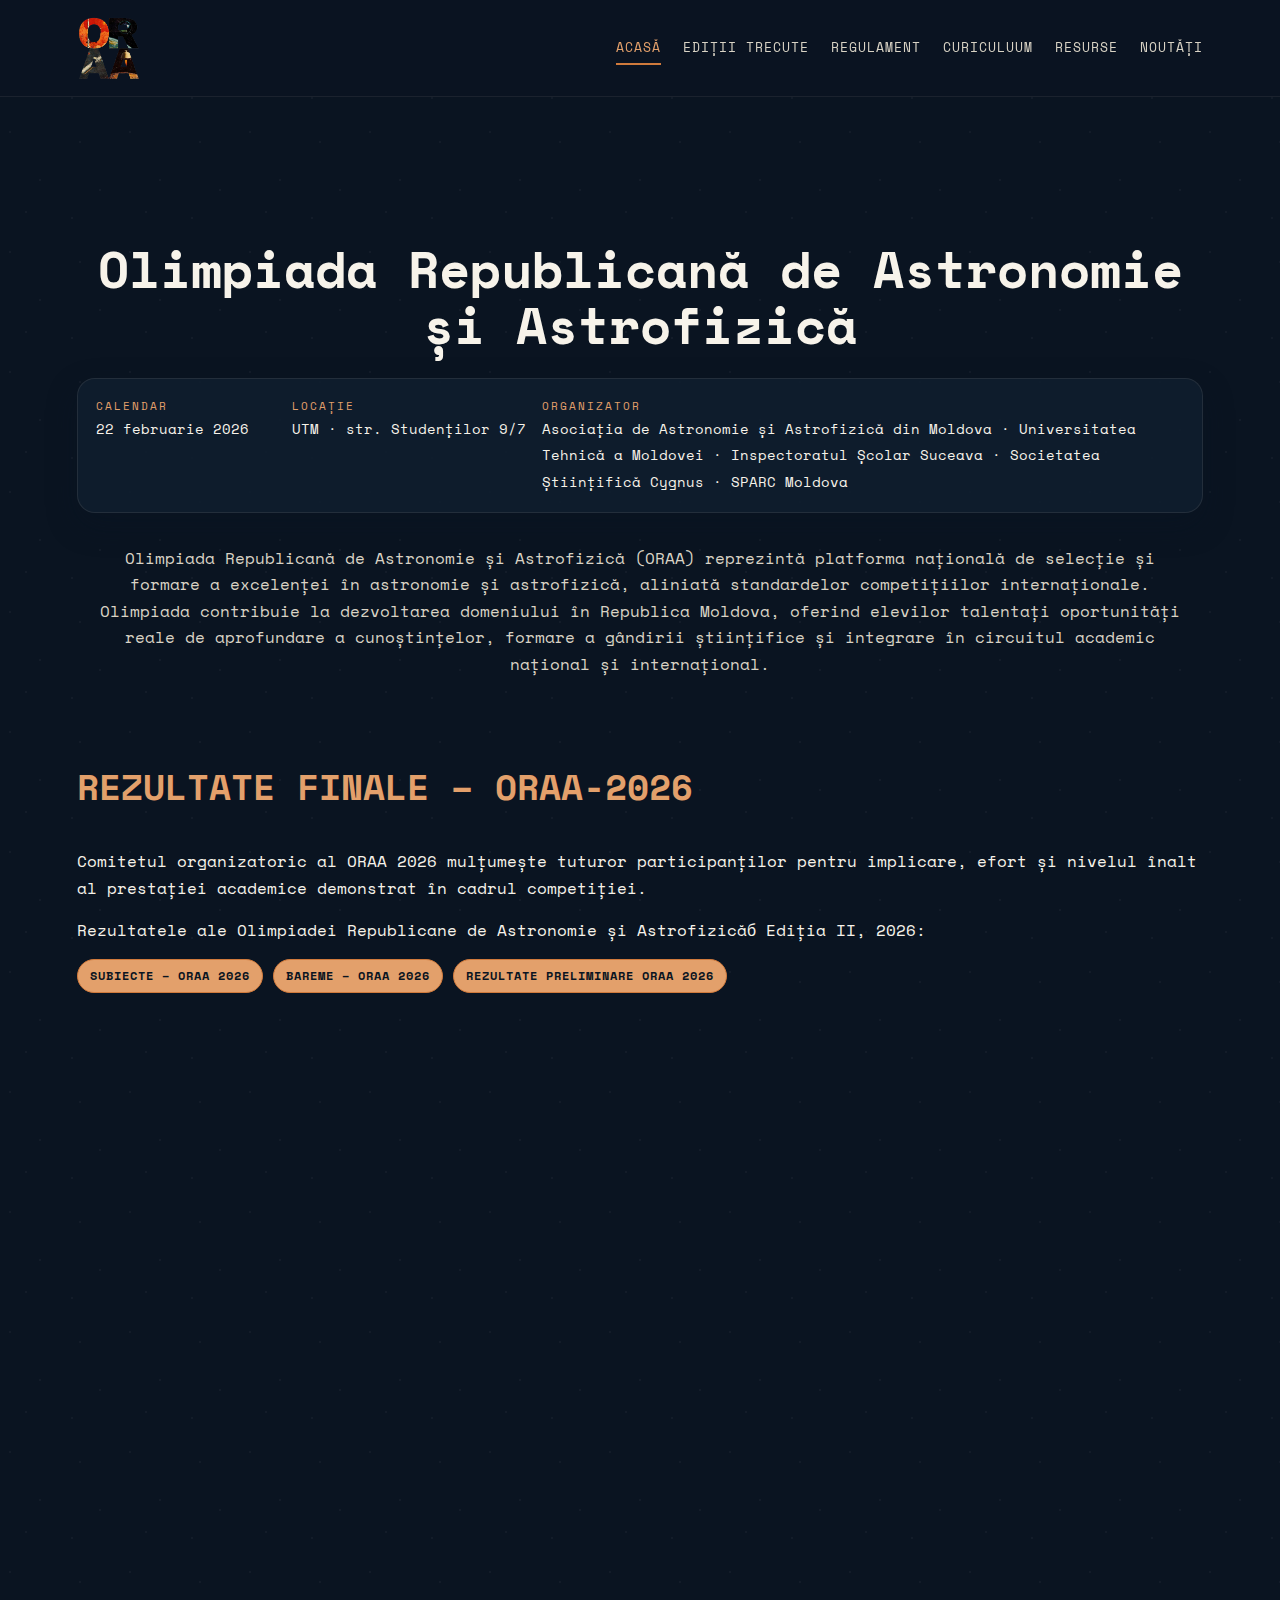
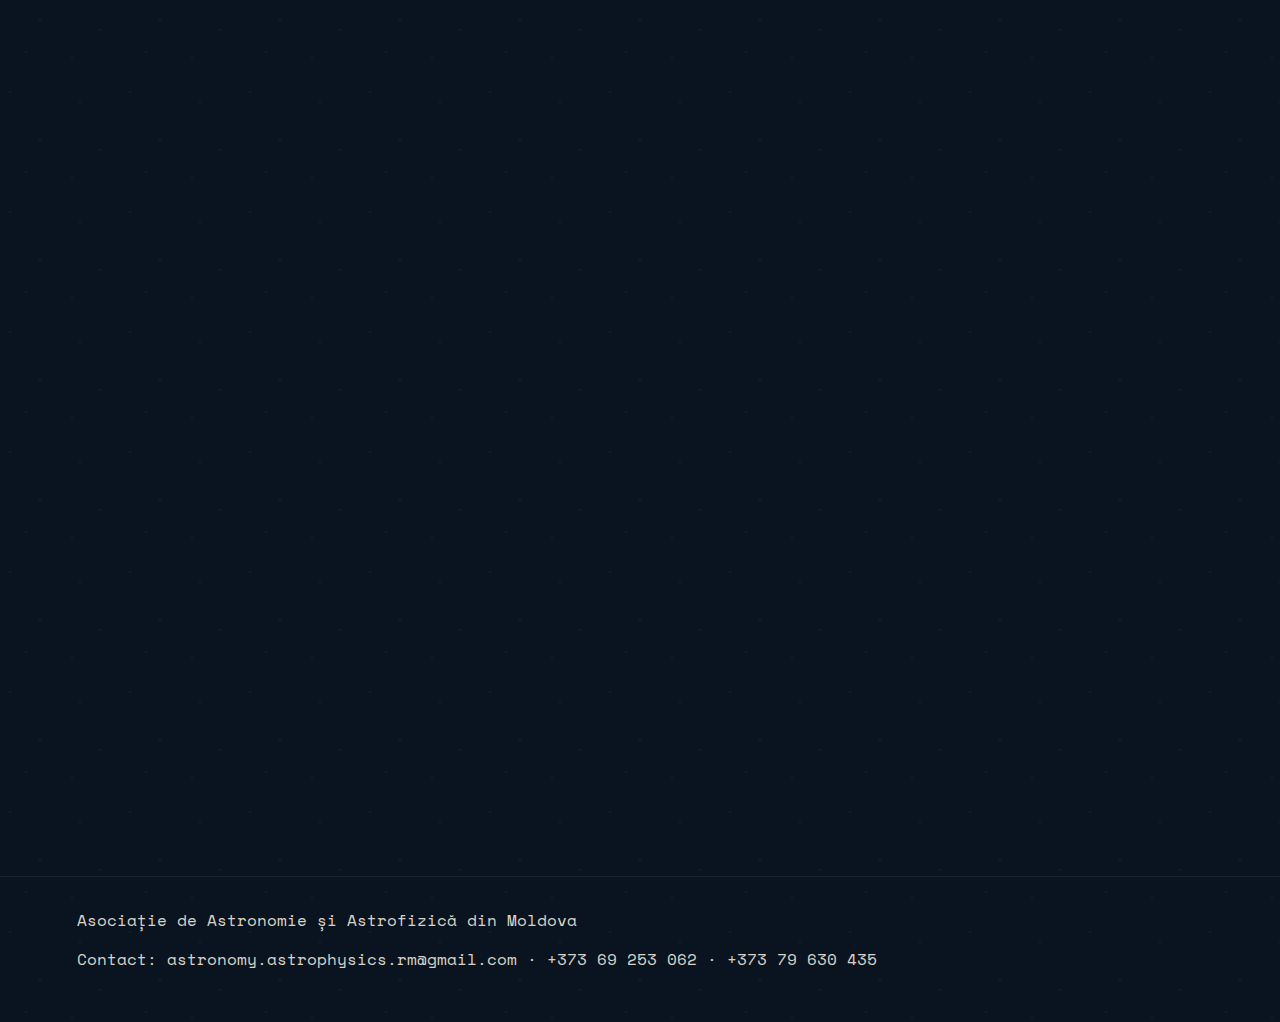
<file: index.html>
<!doctype html>
<html lang="ro">
  <head>
    <!-- Google tag (gtag.js) -->
    <script async src="https://www.googletagmanager.com/gtag/js?id=G-K4LVP1Q33T"></script>
    <script>
      window.dataLayer = window.dataLayer || [];
      function gtag(){dataLayer.push(arguments);}
      gtag('js', new Date());

      gtag('config', 'G-K4LVP1Q33T');
    </script>

    <meta charset="utf-8" />
    <meta name="viewport" content="width=device-width, initial-scale=1" />

    <title>ORAA – Olimpiada Republicană de Astronomie și Astrofizică</title>

    <meta
      name="description"
      content="Site-ul oficial ORAA. Olimpiada Republicană de Astronomie și Astrofizică – Ediția 2. Calendar, regulament, curiculuum și noutăți."
    />
    <meta
      name="keywords"
      content="ORAA, olimpiada astronomie, astrofizică, astronomie, elevi, Republica Moldova"
    />
    <meta name="author" content="ORAA" />
    <meta name="robots" content="index, follow" />
    <meta name="referrer" content="strict-origin-when-cross-origin" />
    <meta name="theme-color" content="#0a1421" />

    <link rel="canonical" href="https://oraa2026.space/" />

    <meta property="og:type" content="website" />
    <meta
      property=":title"
      content="ORAA – Olimpiada Republicană de Astronomie și Astrofizică"
    />
    <meta
      property=":description"
      content="Site-ul oficial ORAA. Olimpiada Republicană de Astronomie și Astrofizică – Ediția 2."
    />
    <meta property="og:url" content="https://oraa2026.space/" />
    <meta property="og:image" content="https://oraa2026.space/logoORRA.png" />
    <meta property="og:site_name" content="ORAA" />
    <meta property="og:locale" content="ro_MD" />

    <meta name="twitter:card" content="summary_large_image" />
    <meta
      name="twitter:title"
      content="ORAA – Olimpiada Republicană de Astronomie și Astrofizică"
    />
    <meta
      name="twitter:description"
      content="Calendar, regulament, curiculuum și noutăți pentru ORAA."
    />
    <meta name="twitter:image" content="https://oraa2026.space/logoORRA.png" />

    <link rel="icon" href="logoORRA.png" type="image/png" />
    <link rel="stylesheet" href="style.css" />
    <script defer src="script.js"></script>

    <script type="application/ld+json">
      {
        "@context": "https://schema.org",
        "@type": "Organization",
        "name": "ORAA",
        "url": "https://oraa2026.space/",
        "logo": "https://oraa2026.space/logoORRA.png",
        "sameAs": []
      }
    </script>

    <script type="application/ld+json">
      {
        "@context": "https://schema.org",
        "@type": "WebSite",
        "name": "ORAA",
        "url": "https://oraa2026.space/"
      }
    </script>
  </head>

  <body>
    <header class="site-header">
      <a class="logo" href="index.html" aria-label="ORAA acasă">
        <img class="logo-img" src="logoORRA.png" alt="ORAA" />
      </a>

      <button class="menu-toggle" aria-expanded="false" aria-controls="site-nav">
        <span class="menu-bar"></span>
        <span class="menu-bar"></span>
        <span class="menu-bar"></span>
      </button>

      <nav id="site-nav" class="site-nav">
        <a class="nav-link active" href="index.html">Acasă</a>
        <a class="nav-link" href="editii-trecute.html">Ediții trecute</a>
        <a class="nav-link" href="regulament.html">Regulament</a>
        <a class="nav-link" href="curiculuum.html">Curiculuum</a>
        <a class="nav-link" href="resurse.html">Resurse</a>
        <a class="nav-link" href="noutati.html">Noutăți</a>
      </nav>
    </header>

    <main>
      <section class="hero">
        <div class="hero-content">
          <h1 class="hero-title">
            Olimpiada Republicană de Astronomie și Astrofizică
          </h1>

          <div class="hero-meta">
            <div>
              <span class="meta-label">Calendar</span>
              <span class="meta-value">22 februarie 2026</span>
            </div>

            <div>
              <span class="meta-label">Locație</span>
              <span class="meta-value">UTM · str. Studenților 9/7</span>
            </div>

            <div>
              <span class="meta-label">Organizator</span>
              <span class="meta-value">
                Asociația de Astronomie și Astrofizică din Moldova ·
                Universitatea Tehnică a Moldovei · Inspectoratul Școlar Suceava ·
                Societatea Științifică Cygnus · SPARC Moldova
              </span>
            </div>
          </div>

          <p class="hero-description">
            Olimpiada Republicană de Astronomie și Astrofizică (ORAA) reprezintă
            platforma națională de selecție și formare a excelenței în astronomie
            și astrofizică, aliniată standardelor competițiilor internaționale.
            Olimpiada contribuie la dezvoltarea domeniului în Republica Moldova,
            oferind elevilor talentați oportunități reale de aprofundare a
            cunoștințelor, formare a gândirii științifice și integrare în circuitul
            academic național și internațional.
          </p>
        </div>
      </section>

      <!-- START DOCUMENTE ORAA 2026 -->
      <section class="section announcement">
        <div class="section-header">
          <h2>REZULTATE FINALE – ORAA-2026</h2>
        </div>
<p>
  Comitetul organizatoric al ORAA 2026 mulțumește tuturor participanților pentru implicare,
  efort și nivelul înalt al prestației academice demonstrat în cadrul competiției.
</p>
          <p>
            Rezultatele ale Olimpiadei Republicane de Astronomie și Astrofizicăб Ediția II, 2026:
        </p>

         <div class="news-links">
          <a
            href="https://drive.google.com/drive/folders/1ixvwFygia5ELFv6bE6n1QhV6VHujjBUp?usp=sharing"
            target="_blank"
            rel="noopener"
            class="news-link-btn"
          >
            Subiecte – ORAA 2026
          </a>

          <a
            href="https://drive.google.com/drive/folders/1sRiSSzx5_zNDKLLWyJbNGwHzPNqrjtN1?usp=sharing"
            target="_blank"
            rel="noopener"
            class="news-link-btn"
          >
            Bareme – ORAA 2026
          </a>

          <a
            href="https://drive.google.com/drive/folders/1h_DrxLtWdNmfr53ABtd8JGsP1Y8g98iX?usp=sharing"
            target="_blank"
            rel="noopener"
            class="news-link-btn"
          >
            Rezultate preliminare ORAA 2026
          </a>
        </div>
      </section>
      <!-- END DOCUMENTE ORAA 2026 -->

      <section class="section">
        <div class="probes-header">
          <div class="probes-text">
            <h2>Probe oficiale</h2>
            <p>
              Evaluarea în cadrul Olimpiadei Republicane de Astronomie și
              Astrofizică se desfășoară prin probe distincte, concepute pentru a
              verifica nivelul de cunoștințe teoretice, competențele practice și
              capacitatea de analiză științifică a participanților, în
              conformitate cu standardele competițiilor internaționale de profil.
            </p>
          </div>

          <div class="intro-logo">
            <img src="logoORRA.png" alt="ORAA logo" />
          </div>
        </div>

        <div class="card-grid">
          <article class="info-card">
            <h3>Proba teoretică</h3>
            <p>
              Proba teoretică evaluează cunoștințele fundamentale de astronomie și
              astrofizică, punând accent pe raționamentul logic și aplicarea
              conceptelor teoretice în rezolvarea unor probleme cu caracter
              astronomic și astrofizic.
            </p>
          </article>

          <article class="info-card">
            <h3>Proba practică</h3>
            <p>
              Proba practică vizează verificarea competențelor aplicative ale
              participanților, incluzând recunoașterea obiectelor cerești pe
              harta cerului, orientarea pe sfera cerească și utilizarea noțiunilor
              fundamentale necesare interpretării fenomenelor astronomice.
            </p>
          </article>

          <article class="info-card">
            <h3>Analiza de date</h3>
            <p>
              Această probă evaluează capacitatea de analiză și interpretare a
              datelor astronomice, precum și abilitatea de a extrage informații
              relevante și de a formula concluzii pe baza raționamentului
              științific.
            </p>
          </article>
        </div>
      </section>

      <section class="section">
        <div class="section-header">
          <h2>Noutăți recente</h2>
          <p>
            Informații oficiale privind organizarea și desfășurarea Olimpiadei
            Republicane de Astronomie și Astrofizică.
          </p>
        </div>

        <div class="news-grid">
          <article class="news-card">
            <span class="news-date">20 ianuarie 2026</span>
            <h3>Publicarea tematicilor obligatorii</h3>
            <p>
              Curriculumul oficial al Olimpiadei Republicane de Astronomie și
              Astrofizică a fost actualizat și publicat, reflectând
              conținuturile necesare pentru pregătirea probelor competiției.
            </p>
          </article>

          <article class="news-card">
            <span class="news-date">21 ianuarie 2026</span>
            <h3>Deschiderea înscrierilor</h3>
            <p>
              Înscrierea participanților este deschisă. Elevii se pot înscrie
              individual, iar instituțiile de învățământ pot transmite datele
              necesare conform procedurii stabilite.
            </p>

            <div class="news-links">
              <a
                href="https://docs.google.com/forms/d/e/1FAIpQLScSw8GI_zcCDUQt4zqgVTFbHdwh8sqMk3UcLwHhujvy923P6A/viewform"
                target="_blank"
                rel="noopener"
                class="news-link-btn"
              >
                Formular elevi
              </a>
              <a
                href="https://docs.google.com/document/d/10A5RnCJIBR1ZjbLxtvUZiZ08v9rZX9jB/edit"
                target="_blank"
                rel="noopener"
                class="news-link-btn"
              >
                Formular instituții
              </a>
            </div>
          </article>

          <article class="news-card">
            <span class="news-date">22 februarie 2026</span>
            <h3>Locația și desfășurarea olimpiadei</h3>
            <p>
              Olimpiada Republicană de Astronomie și Astrofizică se va desfășura
              în data de 22 februarie 2026, în incinta Universității Tehnice a
              Moldovei, str. Studenților 9/7, municipiul Chișinău, cu începere de
              la ora 08:00.
            </p>
          </article>
        </div>
      </section>
    </main>

    <footer class="site-footer">
      <div>
        Asociație de Astronomie și Astrofizică din Moldova
      </div>
      <div>
        Contact:
        <a href="mailto:astronomy.astrophysics.rm@gmail.com">
          astronomy.astrophysics.rm@gmail.com
        </a>
        ·
        <a href="tel:+37369253062">+373 69 253 062</a>
        ·
        <a href="tel:+37379630435">+373 79 630 435</a>
      </div>
    </footer>
  </body>
</html>
</file>
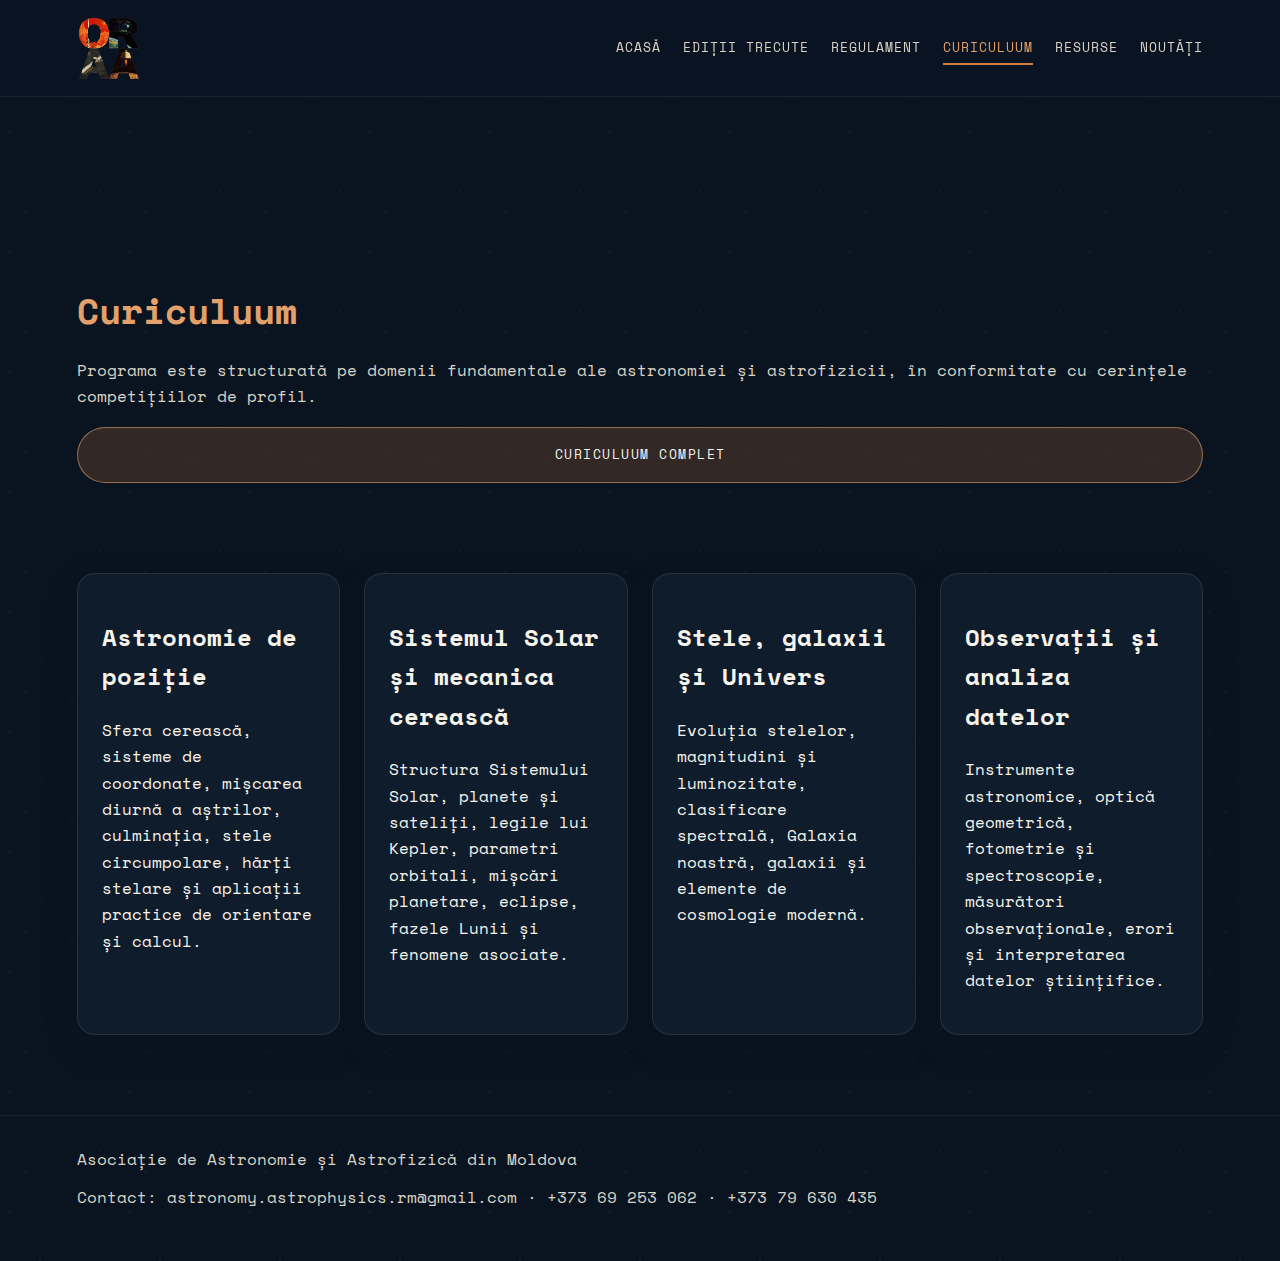
<file: curiculuum.html>
<!doctype html>
<html lang="ro">
  <head>
    <meta charset="utf-8" />
    <meta name="viewport" content="width=device-width, initial-scale=1" />
    <title>ORAA – Curriculum</title>

    <meta
      name="description"
      content="Curriculum ORAA: astronomie de poziție, sistemul solar, stele și galaxii, observații astronomice."
    />
    <meta
      name="keywords"
      content="ORAA, curriculum, astronomie, astrofizică, olimpiadă"
    />
    <meta name="author" content="ORAA" />
    <meta name="robots" content="index, follow" />
    <meta name="referrer" content="strict-origin-when-cross-origin" />
    <meta name="theme-color" content="#0a1421" />

    <link rel="canonical" href="https://oraa2026.space/curiculuum.html" />

    <meta property="og:type" content="website" />
    <meta property="og:title" content="ORAA – Curriculum" />
    <meta
      property="og:description"
      content="Programa oficială ORAA, structurată pe domenii fundamentale ale astronomiei și astrofizicii."
    />
    <meta property="og:url" content="https://oraa2026.space/curiculuum.html" />
    <meta property="og:image" content="https://oraa2026.space/logoORRA.png" />
    <meta property="og:site_name" content="ORAA" />
    <meta property="og:locale" content="ro_MD" />

    <meta name="twitter:card" content="summary_large_image" />
    <meta name="twitter:title" content="ORAA – Curriculum" />
    <meta
      name="twitter:description"
      content="Programa oficială ORAA pentru Olimpiada Republicană de Astronomie și Astrofizică."
    />
    <meta name="twitter:image" content="https://oraa2026.space/logoORRA.png" />

    <link rel="icon" href="logoORRA.png" type="image/png" />
    <link rel="stylesheet" href="style.css" />
    <script defer src="script.js"></script>

    <script type="application/ld+json">
      {
        "@context": "https://schema.org",
        "@type": "WebPage",
        "name": "ORAA – Curriculum",
        "url": "https://oraa2026.space/curiculuum.html"
      }
    </script>
  </head>

  <body>
    <header class="site-header">
      <a class="logo" href="index.html" aria-label="ORAA acasă">
        <img class="logo-img" src="logoORRA.png" alt="ORAA" />
      </a>

      <button class="menu-toggle" aria-expanded="false" aria-controls="site-nav">
        <span class="menu-bar"></span>
        <span class="menu-bar"></span>
        <span class="menu-bar"></span>
      </button>

      <nav id="site-nav" class="site-nav">
        <a class="nav-link" href="index.html">Acasă</a>
        <a class="nav-link" href="editii-trecute.html">Ediții trecute</a>
        <a class="nav-link" href="regulament.html">Regulament</a>
        <a class="nav-link active" href="curiculuum.html">Curiculuum</a>
        <a class="nav-link" href="resurse.html">Resurse</a>
        <a class="nav-link" href="noutati.html">Noutăți</a>
      </nav>
    </header>

    <main>
      <!-- BLOCUL MARCAT DE TINE – RĂMÂNE -->
      <section class="page-hero">
        <h1>Curiculuum</h1>
        <p>
          Programa este structurată pe domenii fundamentale ale astronomiei și
          astrofizicii, în conformitate cu cerințele competițiilor de profil.
        </p>

        <div class="cta-group">
          <a
            class="btn"
            href="https://docs.google.com/document/d/18uL0Qfo7nLnfN3zxIi5dLw1jtAjqs3KW/edit?usp=drive_link"
            target="_blank"
            rel="noopener"
          >
            Curiculuum complet
          </a>
        </div>
      </section>

      <!-- TEXTELE ACTUALIZATE -->
      <section class="section">
        <div class="card-grid">
          <article class="info-card">
            <h2>Astronomie de poziție</h2>
            <p>
              Sfera cerească, sisteme de coordonate, mișcarea diurnă a aștrilor,
              culminația, stele circumpolare, hărți stelare și aplicații practice
              de orientare și calcul.
            </p>
          </article>

          <article class="info-card">
            <h2>Sistemul Solar și mecanica cerească</h2>
            <p>
              Structura Sistemului Solar, planete și sateliți, legile lui Kepler,
              parametri orbitali, mișcări planetare, eclipse, fazele Lunii și
              fenomene asociate.
            </p>
          </article>

          <article class="info-card">
            <h2>Stele, galaxii și Univers</h2>
            <p>
              Evoluția stelelor, magnitudini și luminozitate, clasificare
              spectrală, Galaxia noastră, galaxii și elemente de cosmologie
              modernă.
            </p>
          </article>

          <article class="info-card">
            <h2>Observații și analiza datelor</h2>
            <p>
              Instrumente astronomice, opticǎ geometrică, fotometrie și
              spectroscopie, măsurători observaționale, erori și interpretarea
              datelor științifice.
            </p>
          </article>
        </div>
      </section>
    </main>

  <footer class="site-footer">
  <div>
    Asociație de Astronomie și Astrofizică din Moldova
  </div>
  <div>
    Contact:
    <a href="mailto:astronomy.astrophysics.rm@gmail.com">
      astronomy.astrophysics.rm@gmail.com
    </a>
    ·
    <a href="tel:+37369253062">+373 69 253 062</a>
    ·
    <a href="tel:+37379630435">+373 79 630 435</a>
  </div>
</footer>

</body>
</html>
</file>
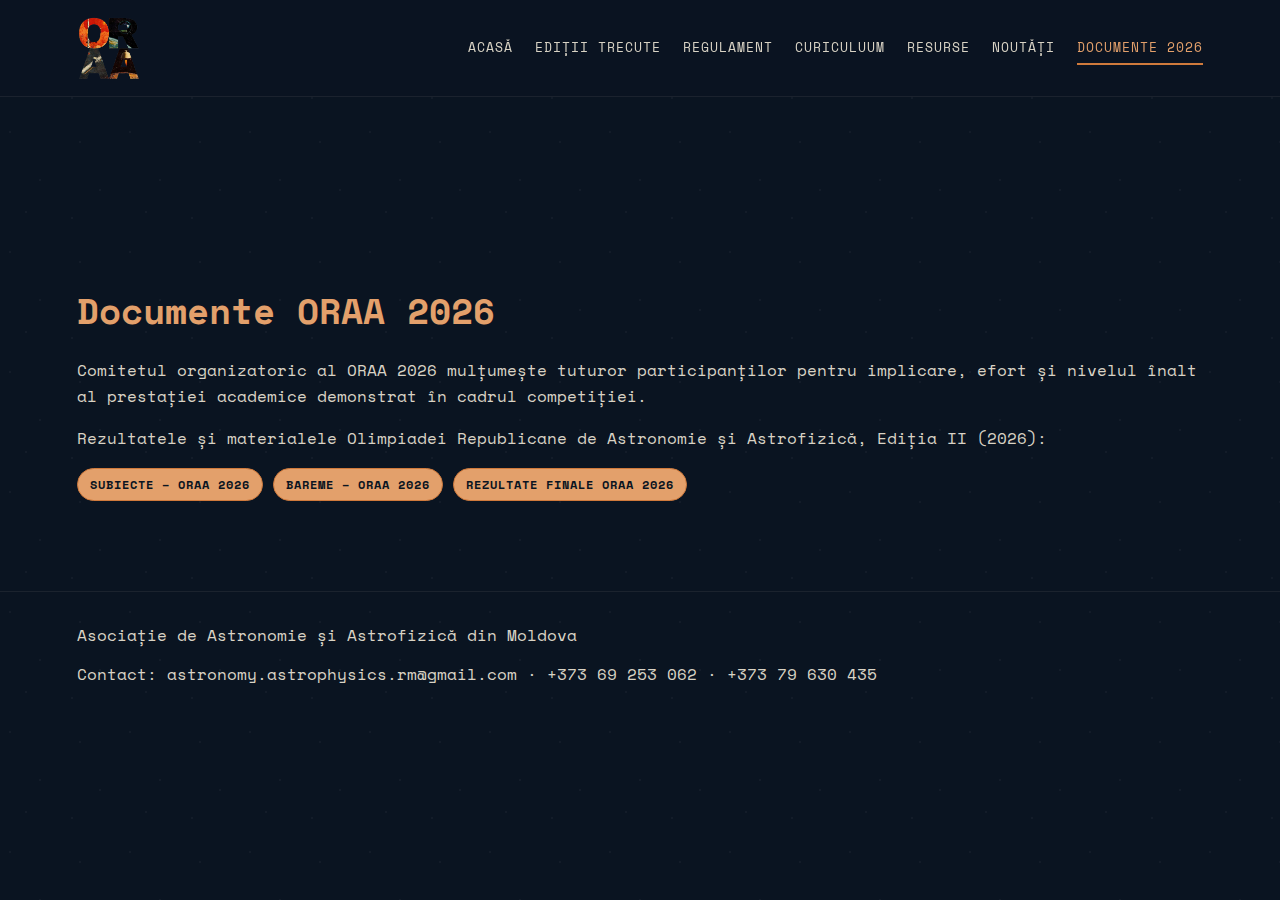
<file: documente.html>
<!doctype html>
<html lang="ro">
  <head>
    <!-- Google tag (gtag.js) -->
    <script async src="https://www.googletagmanager.com/gtag/js?id=G-K4LVP1Q33T"></script>
    <script>
      window.dataLayer = window.dataLayer || [];
      function gtag(){dataLayer.push(arguments);}
      gtag('js', new Date());
      gtag('config', 'G-K4LVP1Q33T');
    </script>

    <meta charset="utf-8" />
    <meta name="viewport" content="width=device-width, initial-scale=1" />
    <title>Documente ORAA 2026</title>

    <meta name="robots" content="index, follow" />
    <meta name="referrer" content="strict-origin-when-cross-origin" />
    <meta name="theme-color" content="#0a1421" />

    <link rel="icon" href="logoORRA.png" type="image/png" />
    <link rel="stylesheet" href="style.css" />
    <script defer src="script.js"></script>
  </head>

  <body>
    <header class="site-header">
      <a class="logo" href="index.html" aria-label="ORAA acasă">
        <img class="logo-img" src="logoORRA.png" alt="ORAA" />
      </a>

      <button class="menu-toggle" aria-expanded="false" aria-controls="site-nav">
        <span class="menu-bar"></span>
        <span class="menu-bar"></span>
        <span class="menu-bar"></span>
      </button>

      <nav id="site-nav" class="site-nav">
        <a class="nav-link" href="index.html">Acasă</a>
        <a class="nav-link" href="editii-trecute.html">Ediții trecute</a>
        <a class="nav-link" href="regulament.html">Regulament</a>
        <a class="nav-link" href="curiculuum.html">Curiculuum</a>
        <a class="nav-link" href="resurse.html">Resurse</a>
        <a class="nav-link" href="noutati.html">Noutăți</a>
        <a class="nav-link active" href="documente.html">Documente 2026</a>
      </nav>
    </header>

    <main>
      <section class="page-hero">
        <h1>Documente ORAA 2026</h1>
        <p>
          Comitetul organizatoric al ORAA 2026 mulțumește tuturor participanților pentru implicare,
          efort și nivelul înalt al prestației academice demonstrat în cadrul competiției.
        </p>
        <p>
          Rezultatele și materialele Olimpiadei Republicane de Astronomie și Astrofizică, Ediția II (2026):
        </p>

        <div class="news-links">
          <a
            href="https://drive.google.com/drive/folders/1ixvwFygia5ELFv6bE6n1QhV6VHujjBUp?usp=sharing"
            target="_blank"
            rel="noopener"
            class="news-link-btn"
          >
            Subiecte – ORAA 2026
          </a>

          <a
            href="https://drive.google.com/drive/folders/1sRiSSzx5_zNDKLLWyJbNGwHzPNqrjtN1?usp=sharing"
            target="_blank"
            rel="noopener"
            class="news-link-btn"
          >
            Bareme – ORAA 2026
          </a>

          <a
            href="https://drive.google.com/drive/folders/1h_DrxLtWdNmfr53ABtd8JGsP1Y8g98iX?usp=sharing"
            target="_blank"
            rel="noopener"
            class="news-link-btn"
          >
            Rezultate finale ORAA 2026
          </a>
        </div>
      </section>
    </main>

    <footer class="site-footer">
      <div>Asociație de Astronomie și Astrofizică din Moldova</div>
      <div>
        Contact:
        <a href="mailto:astronomy.astrophysics.rm@gmail.com">astronomy.astrophysics.rm@gmail.com</a>
        · <a href="tel:+37369253062">+373 69 253 062</a>
        · <a href="tel:+37379630435">+373 79 630 435</a>
      </div>
    </footer>
  </body>
</html>
</file>
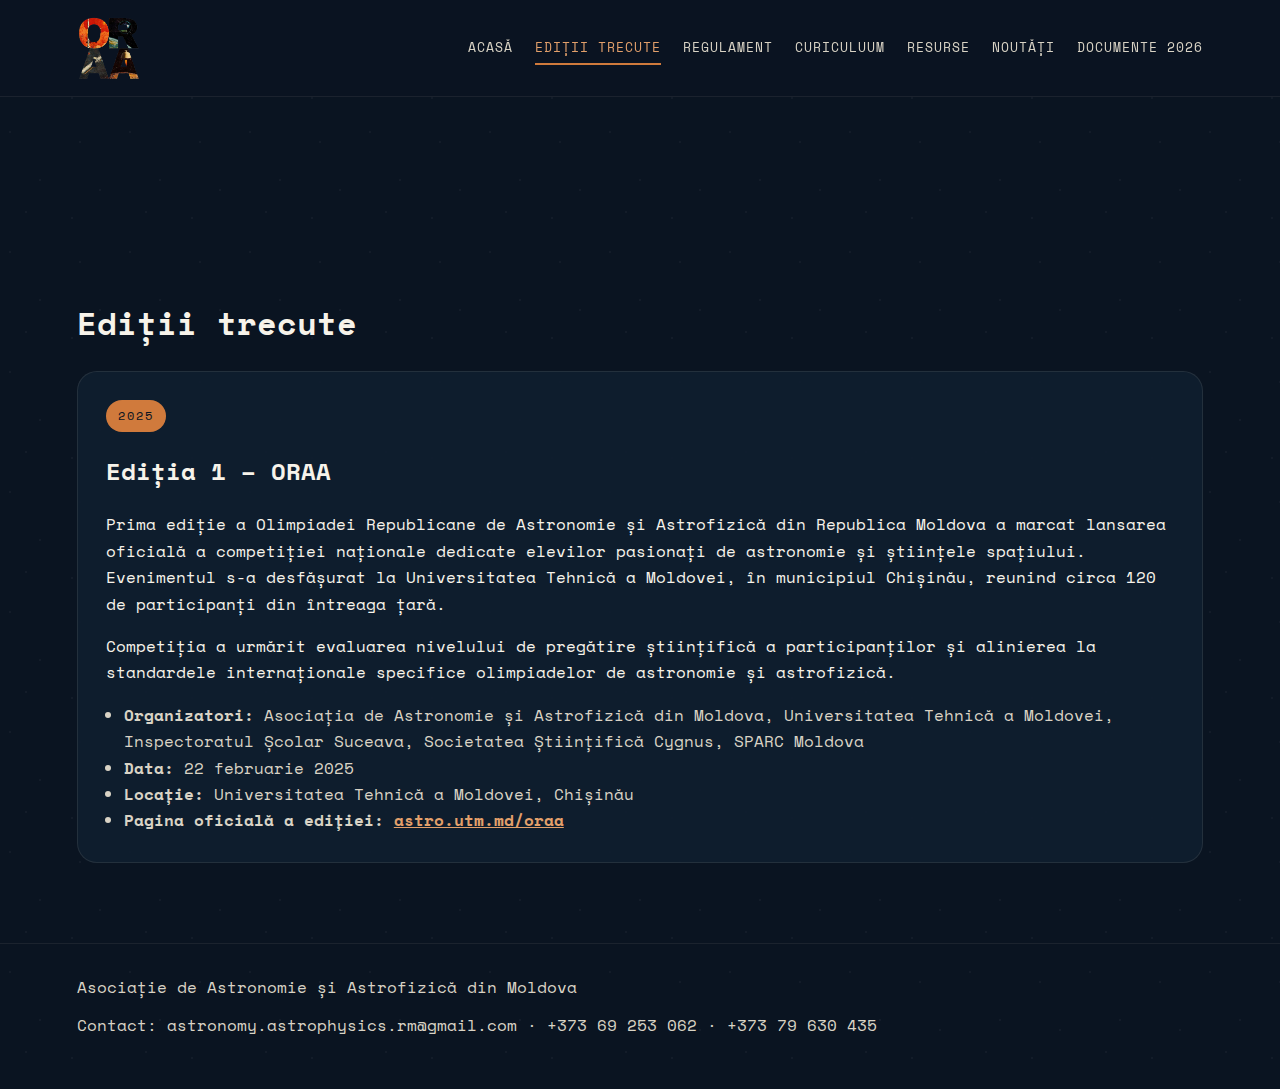
<file: editii-trecute.html>
<!doctype html>
<html lang="ro">
  <head>
    <meta charset="utf-8" />
    <meta name="viewport" content="width=device-width, initial-scale=1" />

    <title>ORAA – Ediții trecute</title>

    <meta
      name="description"
      content="Edițiile anterioare ale Olimpiadei Republicane de Astronomie și Astrofizică."
    />
    <meta
      name="keywords"
      content="ORAA, ediții trecute, olimpiada astronomie, astrofizică, Republica Moldova"
    />
    <meta name="author" content="ORAA" />
    <meta name="robots" content="index, follow" />
    <meta name="theme-color" content="#0a1421" />

    <link rel="canonical" href="https://oraa2026.space/editii-trecute.html" />

    <meta property="og:type" content="website" />
    <meta property="og:title" content="ORAA – Ediții trecute" />
    <meta
      property="og:description"
      content="Edițiile anterioare ale Olimpiadei Republicane de Astronomie și Astrofizică."
    />
    <meta property="og:url" content="https://oraa2026.space/editii-trecute.html" />
    <meta property="og:image" content="https://oraa2026.space/logoORRA.png" />
    <meta property="og:site_name" content="ORAA" />
    <meta property="og:locale" content="ro_MD" />

    <meta name="twitter:card" content="summary_large_image" />
    <meta name="twitter:title" content="ORAA – Ediții trecute" />
    <meta
      name="twitter:description"
      content="Edițiile anterioare ale Olimpiadei Republicane de Astronomie și Astrofizică."
    />
    <meta name="twitter:image" content="https://oraa2026.space/logoORRA.png" />

    <link rel="icon" href="logoORRA.png" type="image/png" />
    <link rel="stylesheet" href="style.css" />
    <script defer src="script.js"></script>
  </head>

  <body>
    <header class="site-header">
      <a class="logo" href="index.html" aria-label="ORAA acasă">
        <img class="logo-img" src="logoORRA.png" alt="ORAA" />
      </a>

      <button class="menu-toggle" aria-expanded="false" aria-controls="site-nav">
        <span class="menu-bar"></span>
        <span class="menu-bar"></span>
        <span class="menu-bar"></span>
      </button>

      <nav id="site-nav" class="site-nav">
        <a class="nav-link" href="index.html">Acasă</a>
        <a class="nav-link active" href="editii-trecute.html">Ediții trecute</a>
        <a class="nav-link" href="regulament.html">Regulament</a>
        <a class="nav-link" href="curiculuum.html">Curiculuum</a>
        <a class="nav-link" href="resurse.html">Resurse</a>
        <a class="nav-link" href="noutati.html">Noutăți</a>
        <a class="nav-link" href="documente.html">Documente 2026</a>
      </nav>
    </header>

    <main>
      <section class="section">
        <h1>Ediții trecute</h1>

        <div class="timeline">
          <article class="timeline-card">
            <span class="timeline-year">2025</span>
            <h2>Ediția 1 – ORAA</h2>

            <p>
              Prima ediție a Olimpiadei Republicane de Astronomie și Astrofizică
              din Republica Moldova a marcat lansarea oficială a competiției
              naționale dedicate elevilor pasionați de astronomie și științele
              spațiului. Evenimentul s-a desfășurat la Universitatea Tehnică a
              Moldovei, în municipiul Chișinău, reunind circa 120 de participanți
              din întreaga țară.
            </p>

            <p>
              Competiția a urmărit evaluarea nivelului de pregătire științifică
              a participanților și alinierea la standardele internaționale
              specifice olimpiadelor de astronomie și astrofizică.
            </p>

            <ul>
              <li>
                <strong>Organizatori:</strong>
                Asociația de Astronomie și Astrofizică din Moldova,
                Universitatea Tehnică a Moldovei,
                Inspectoratul Școlar Suceava,
                Societatea Științifică Cygnus,
                SPARC Moldova
              </li>
              <li><strong>Data:</strong> 22 februarie 2025</li>
              <li>
                <strong>Locație:</strong>
                Universitatea Tehnică a Moldovei, Chișinău
              </li>
              <li>
                <strong>Pagina oficială a ediției:</strong>
                <a
                  href="https://astro.utm.md/oraa/"
                  target="_blank"
                  style="color:#e3a06b; font-weight:600; text-decoration:underline;"
                >
                  astro.utm.md/oraa
                </a>
              </li>
            </ul>
          </article>
        </div>
      </section>
    </main>

    <footer class="site-footer">
      <div>
        Asociație de Astronomie și Astrofizică din Moldova
      </div>
      <div>
        Contact:
        <a href="mailto:astronomy.astrophysics.rm@gmail.com">
          astronomy.astrophysics.rm@gmail.com
        </a>
        ·
        <a href="tel:+37369253062">+373 69 253 062</a>
        ·
        <a href="tel:+37379630435">+373 79 630 435</a>
      </div>
    </footer>
  </body>
</html>
</file>
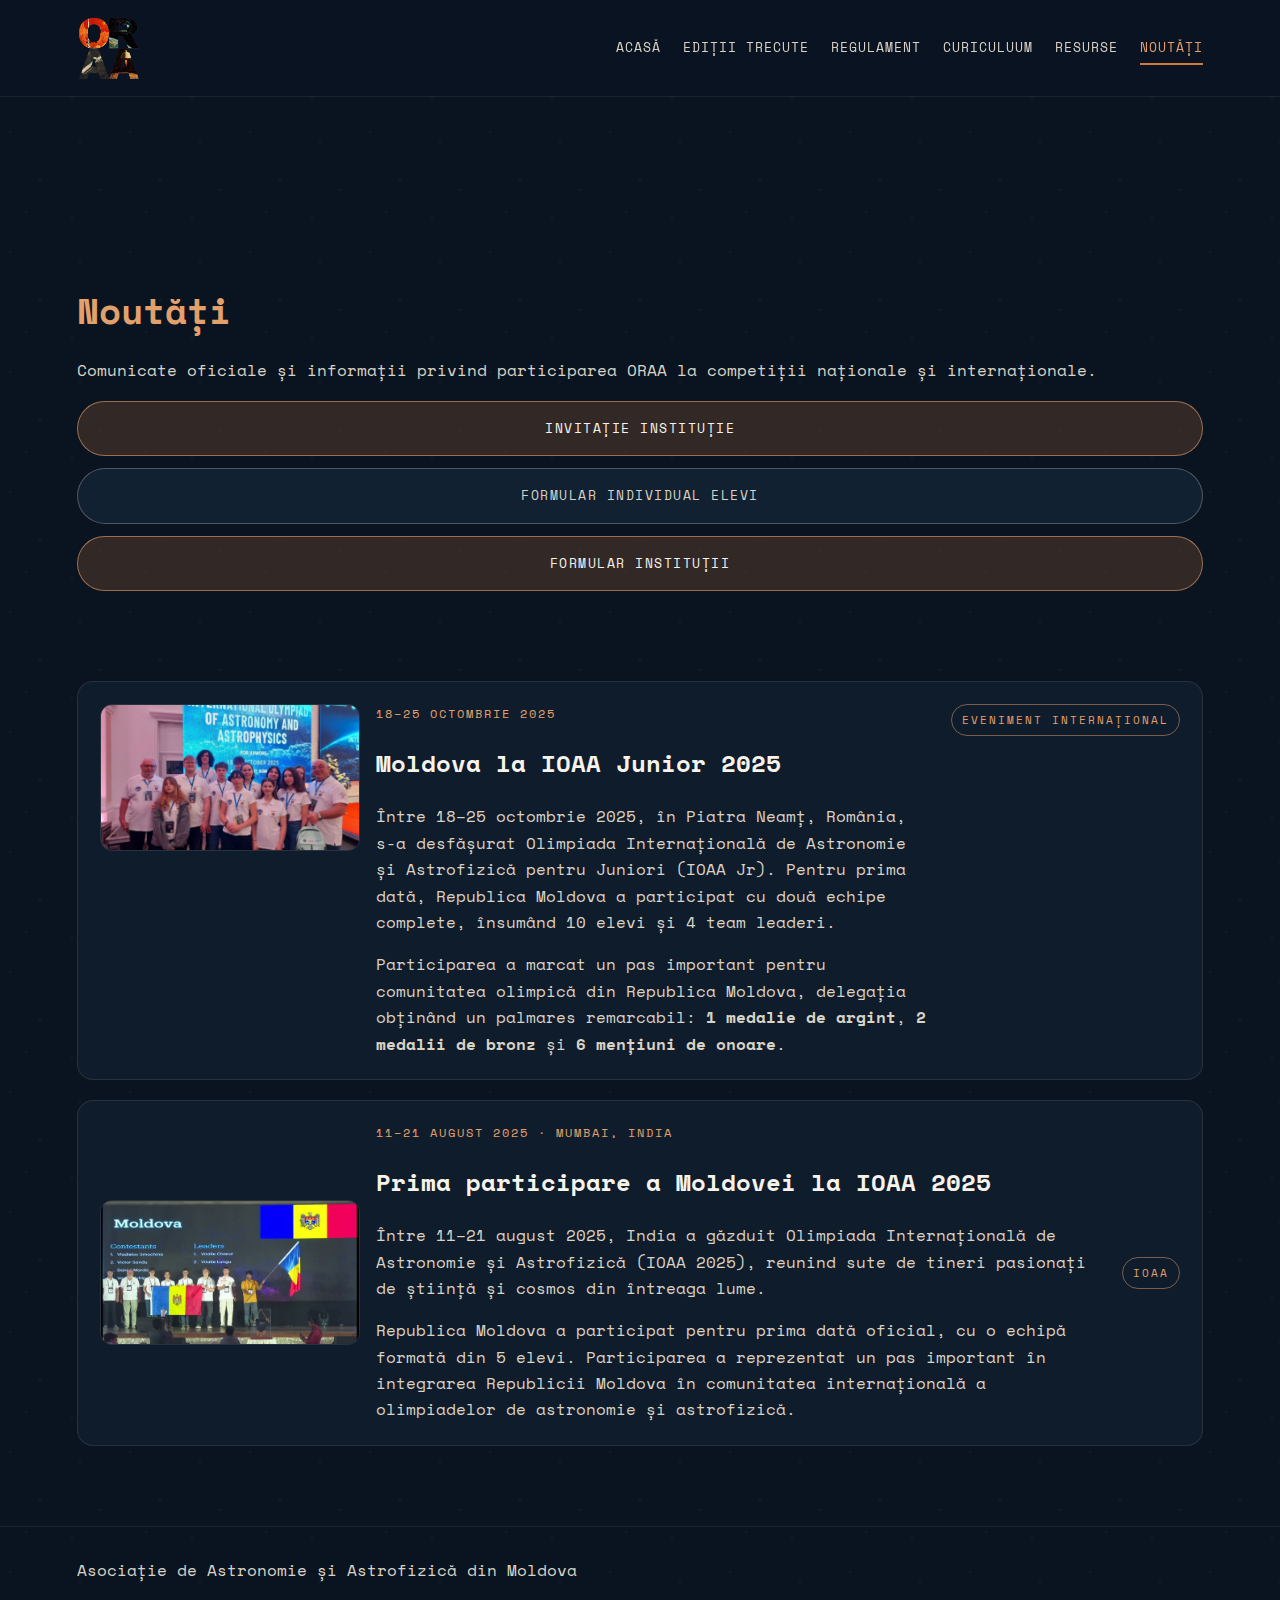
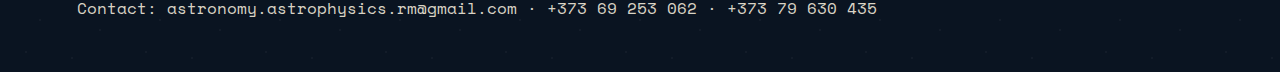
<file: noutati.html>
<!doctype html>
<html lang="ro">
  <head>
    <meta charset="utf-8" />
    <meta name="viewport" content="width=device-width, initial-scale=1" />
    <title>ORAA – Noutăți</title>

    <meta
      name="description"
      content="Noutăți ORAA: participări internaționale, invitații și informații oficiale."
    />
    <meta
      name="keywords"
      content="ORAA, noutăți, IOAA Junior, IOAA 2025, invitații, astronomie"
    />
    <meta name="author" content="ORAA" />
    <meta name="robots" content="index, follow" />
    <meta name="theme-color" content="#0a1421" />

    <link rel="canonical" href="https://oraa2026.space/noutati.html" />

    <meta property="og:type" content="website" />
    <meta property="og:title" content="ORAA – Noutăți" />
    <meta
      property="og:description"
      content="Participări internaționale, invitații și informații oficiale ORAA."
    />
    <meta property="og:url" content="https://oraa2026.space/noutati.html" />
    <meta property="og:image" content="https://oraa2026.space/logoORRA.png" />
    <meta property="og:site_name" content="ORAA" />
    <meta property="og:locale" content="ro_MD" />

    <meta name="twitter:card" content="summary_large_image" />
    <meta name="twitter:title" content="ORAA – Noutăți" />
    <meta
      name="twitter:description"
      content="Participări internaționale, invitații și informații oficiale ORAA."
    />
    <meta name="twitter:image" content="https://oraa2026.space/logoORRA.png" />

    <link rel="icon" href="logoORRA.png" type="image/png" />
    <link rel="stylesheet" href="style.css" />
    <script defer src="script.js"></script>
  </head>

  <body>
    <header class="site-header">
      <a class="logo" href="index.html" aria-label="ORAA acasă">
        <img class="logo-img" src="logoORRA.png" alt="ORAA" />
      </a>

      <button class="menu-toggle" aria-expanded="false" aria-controls="site-nav">
        <span class="menu-bar"></span>
        <span class="menu-bar"></span>
        <span class="menu-bar"></span>
      </button>

      <nav id="site-nav" class="site-nav">
        <a class="nav-link" href="index.html">Acasă</a>
        <a class="nav-link" href="editii-trecute.html">Ediții trecute</a>
        <a class="nav-link" href="regulament.html">Regulament</a>
        <a class="nav-link" href="curiculuum.html">Curiculuum</a>
        <a class="nav-link" href="resurse.html">Resurse</a>
        <a class="nav-link active" href="noutati.html">Noutăți</a>
      </nav>
    </header>

    <main>
      <!-- HERO -->
      <section class="page-hero">
        <h1>Noutăți</h1>
        <p>
          Comunicate oficiale și informații privind participarea ORAA la
          competiții naționale și internaționale.
        </p>

        <div class="cta-group">
          <a
            class="btn"
            href="https://docs.google.com/document/d/1VLkYiCwoosrH7uw7E1qFNQWH0CUzHCem/edit?usp=sharing&rtpof=true&sd=true"
            target="_blank"
            rel="noopener"
          >
            Invitație instituție
          </a>

          <a
            class="btn secondary"
            href="https://docs.google.com/forms/d/e/1FAIpQLScSw8GI_zcCDUQt4zqgVTFbHdwh8sqMk3UcLwHhujvy923P6A/viewform"
            target="_blank"
            rel="noopener"
          >
            Formular individual elevi
          </a>

          <a
            class="btn"
            href="https://docs.google.com/document/d/10A5RnCJIBR1ZjbLxtvUZiZ08v9rZX9jB/edit?usp=drive_link&ouid=108412878525958039288&rtpof=true&sd=true"
            target="_blank"
            rel="noopener"
          >
            Formular instituții
          </a>
        </div>
      </section>

      <!-- NEWS -->
      <section class="section">
        <div class="news-list">

          <!-- IOAA Junior 2025 -->
          <article class="news-row news-feature">
            <img
              class="news-image"
              src="ioaajr25.png"
              alt="Delegația Republicii Moldova la IOAA Junior 2025"
            />

            <div>
              <span class="news-date">18–25 octombrie 2025</span>
              <h2>Moldova la IOAA Junior 2025</h2>

              <p>
                Între 18–25 octombrie 2025, în Piatra Neamț, România, s-a
                desfășurat Olimpiada Internațională de Astronomie și
                Astrofizică pentru Juniori (IOAA Jr). Pentru prima dată,
                Republica Moldova a participat cu două echipe complete,
                însumând 10 elevi și 4 team leaderi.
              </p>

              <p>
                Participarea a marcat un pas important pentru comunitatea
                olimpică din Republica Moldova, delegația obținând un
                palmares remarcabil: <strong>1 medalie de argint</strong>,
                <strong>2 medalii de bronz</strong> și
                <strong>6 mențiuni de onoare</strong>.
              </p>
            </div>

            <span class="tag">Eveniment internațional</span>
          </article>

          <!-- IOAA 2025 Mumbai -->
          <article class="news-row">
  <img
    class="news-image"
    src="ioaa2025.jpg"
    alt="Prima participare a Republicii Moldova la IOAA 2025, Mumbai, India"
  />

  <div>
    <span class="news-date">11–21 august 2025 · Mumbai, India</span>
    <h2>Prima participare a Moldovei la IOAA 2025</h2>

    <p>
      Între 11–21 august 2025, India a găzduit Olimpiada Internațională
      de Astronomie și Astrofizică (IOAA 2025), reunind sute de tineri
      pasionați de știință și cosmos din întreaga lume.
    </p>

    <p>
      Republica Moldova a participat pentru prima dată oficial, cu o
      echipă formată din 5 elevi. Participarea a reprezentat un pas
      important în integrarea Republicii Moldova în comunitatea
      internațională a olimpiadelor de astronomie și astrofizică.
    </p>
  </div>

  <span class="tag">IOAA</span>
</article>


        </div>
      </section>
    </main>

    <!-- FOOTER -->
    <footer class="site-footer">
      <div>
        Asociație de Astronomie și Astrofizică din Moldova
      </div>
      <div>
        Contact:
        <a href="mailto:astronomy.astrophysics.rm@gmail.com">
          astronomy.astrophysics.rm@gmail.com
        </a>
        ·
        <a href="tel:+37369253062">+373 69 253 062</a>
        ·
        <a href="tel:+37379630435">+373 79 630 435</a>
      </div>
    </footer>
  </body>
</html>
</file>
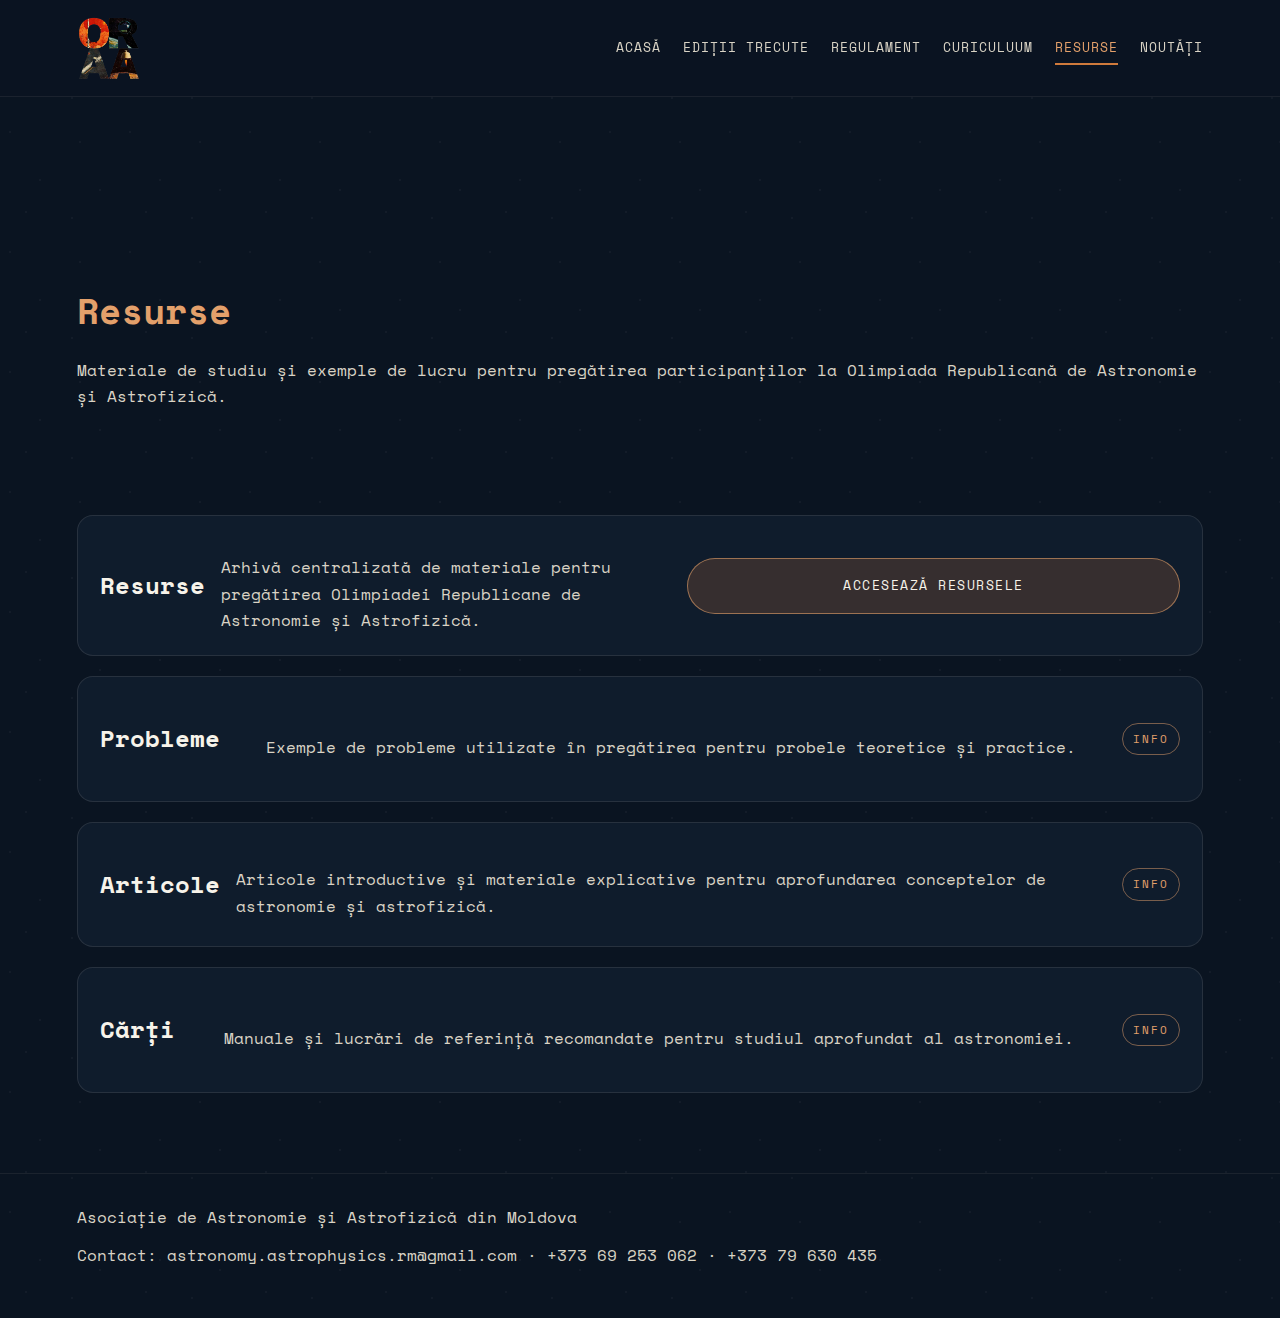
<file: resurse.html>
<!doctype html>
<html lang="ro">
  <head>
    <meta charset="utf-8" />
    <meta name="viewport" content="width=device-width, initial-scale=1" />
    <title>ORAA – Resurse</title>

    <meta
      name="description"
      content="Resurse ORAA: exemple de probleme, seturi de date, atlas vizual și bibliografie recomandată."
    />
    <meta
      name="keywords"
      content="ORAA, resurse, probleme astronomie, seturi de date, bibliografie"
    />
    <meta name="author" content="ORAA" />
    <meta name="robots" content="index, follow" />
    <meta name="referrer" content="strict-origin-when-cross-origin" />
    <meta name="theme-color" content="#0a1421" />

    <link rel="canonical" href="https://oraa2026.space/resurse.html" />

    <meta property="og:type" content="website" />
    <meta property="og:title" content="ORAA – Resurse" />
    <meta
      property="og:description"
      content="Resurse ORAA: exemple de probleme, seturi de date, atlas vizual și bibliografie recomandată."
    />
    <meta property="og:url" content="https://oraa2026.space/resurse.html" />
    <meta property="og:image" content="https://oraa2026.space/logoORRA.png" />
    <meta property="og:site_name" content="ORAA" />
    <meta property="og:locale" content="ro_MD" />

    <meta name="twitter:card" content="summary_large_image" />
    <meta name="twitter:title" content="ORAA – Resurse" />
    <meta
      name="twitter:description"
      content="Resurse ORAA pentru pregătirea Olimpiadei Republicane de Astronomie și Astrofizică."
    />
    <meta name="twitter:image" content="https://oraa2026.space/logoORRA.png" />

    <link rel="icon" href="logoORRA.png" type="image/png" />
    <link rel="stylesheet" href="style.css" />
    <script defer src="script.js"></script>
  </head>

  <body>
    <header class="site-header">
      <a class="logo" href="index.html" aria-label="ORAA acasă">
        <img class="logo-img" src="logoORRA.png" alt="ORAA" />
      </a>

      <button class="menu-toggle" aria-expanded="false" aria-controls="site-nav">
        <span class="menu-bar"></span>
        <span class="menu-bar"></span>
        <span class="menu-bar"></span>
      </button>

      <nav id="site-nav" class="site-nav">
        <a class="nav-link" href="index.html">Acasă</a>
        <a class="nav-link" href="editii-trecute.html">Ediții trecute</a>
        <a class="nav-link" href="regulament.html">Regulament</a>
        <a class="nav-link" href="curiculuum.html">Curiculuum</a>
        <a class="nav-link active" href="resurse.html">Resurse</a>
        <a class="nav-link" href="noutati.html">Noutăți</a>
      </nav>
    </header>

    <main>
      <section class="page-hero">
        <h1>Resurse</h1>
        <p>
          Materiale de studiu și exemple de lucru pentru pregătirea participanților
          la Olimpiada Republicană de Astronomie și Astrofizică.
        </p>
      </section>

         <section class="section">
  <div class="resource-list">

    <!-- БОЛЬШАЯ КНОПКА: RESURSE -->
    <article class="resource-item resource-main">
      <h2>Resurse</h2>
      <p>
        Arhivă centralizată de materiale pentru pregătirea Olimpiadei
        Republicane de Astronomie și Astrofizică.
      </p>
      <a
        class="btn"
        href="https://drive.google.com/drive/folders/1mYlitwEn27_1quhsW8iaolEOvLGVh5t2"
        target="_blank"
        rel="noopener"
      >
        Accesează resursele
      </a>
    </article>

    <!-- LISTĂ SUB RESURSE -->
    <article class="resource-item">
      <h2>Probleme</h2>
      <p>
        Exemple de probleme utilizate în pregătirea pentru probele
        teoretice și practice.
      </p>
      <a
        class="tag"
        href="https://drive.google.com/drive/folders/11pKUCpHQUn6ZhSWzPr0UXz96UO4Oo9jU"
        target="_blank"
        rel="noopener"
      >
        Info
      </a>
    </article>

    <article class="resource-item">
      <h2>Articole</h2>
      <p>
        Articole introductive și materiale explicative pentru aprofundarea
        conceptelor de astronomie și astrofizică.
      </p>
      <a
        class="tag"
        href="https://drive.google.com/drive/folders/1eQpK3XpR21mjlCDKBH3htir8L9dmTWRi"
        target="_blank"
        rel="noopener"
      >
        Info
      </a>
    </article>

    <article class="resource-item">
      <h2>Cărți</h2>
      <p>
        Manuale și lucrări de referință recomandate pentru studiul
        aprofundat al astronomiei.
      </p>
      <a
        class="tag"
        href="https://drive.google.com/drive/folders/1s6u5jN0DPzCmRmqySCJV9nU_8_O1CZNR"
        target="_blank"
        rel="noopener"
      >
        Info
      </a>
    </article>

  </div>
</section>
    </main>

    <footer class="site-footer">
      <div>
        Asociație de Astronomie și Astrofizică din Moldova
      </div>
      <div>
        Contact:
        <a href="mailto:astronomy.astrophysics.rm@gmail.com">
          astronomy.astrophysics.rm@gmail.com
        </a>
        ·
        <a href="tel:+37369253062">+373 69 253 062</a>
        ·
        <a href="tel:+37379630435">+373 79 630 435</a>
      </div>
    </footer>
  </body>
</html>
</file>
<file: style.css>
@import url("https://fonts.googleapis.com/css2?family=Space+Mono:wght@400;700&display=swap");

:root {
  --navy-900: #0a1421;
  --navy-800: #0f1d2e;
  --navy-700: #15263b;
  --orange-500: #d07a3c;
  --orange-300: #e3a06b;
  --cream-100: #f2ebe0;
  --cream-200: #e7dccb;
  --ink-100: #f7f3ea;
  --ink-200: #d9d3c5;
  --shadow-soft: 0 12px 30px rgba(10, 20, 33, 0.35);
}

*,
*::before,
*::after {
  box-sizing: border-box;
}

body {
  margin: 0;
  font-family: "Space Mono", monospace;
  background-color: var(--navy-900);
  color: var(--ink-100);
  line-height: 1.65;
  text-rendering: optimizeLegibility;

  background-image: url("data:image/svg+xml,%3Csvg xmlns='http://www.w3.org/2000/svg' width='120' height='120' viewBox='0 0 120 120'%3E%3Crect width='120' height='120' fill='%230a1421'/%3E%3Cg fill='%23f2ebe0' fill-opacity='0.05'%3E%3Ccircle cx='10' cy='12' r='1'/%3E%3Ccircle cx='80' cy='22' r='1'/%3E%3Ccircle cx='40' cy='60' r='1'/%3E%3Ccircle cx='100' cy='70' r='1'/%3E%3Ccircle cx='26' cy='92' r='1'/%3E%3Ccircle cx='72' cy='98' r='1'/%3E%3C/g%3E%3C/svg%3E");
}

a {
  color: inherit;
  text-decoration: none;
}

img {
  max-width: 100%;
  display: block;
}

main {
  padding: 120px 6vw 80px;
}

.site-header {
  position: sticky;
  top: 0;
  z-index: 100;
  display: flex;
  align-items: center;
  justify-content: space-between;
  padding: 16px 6vw;
  background-color: rgba(10, 20, 33, 0.96);
  border-bottom: 1px solid rgba(226, 216, 199, 0.08);
  backdrop-filter: blur(6px);
}

.logo {
  display: inline-flex;
  align-items: center;
  gap: 12px;
  font-weight: 700;
  letter-spacing: 1px;
}

.logo-img {
  height: 64px;
  width: auto;
  display: block;
}

.logo-mark {
  font-size: 22px;
  color: var(--orange-300);
}

.logo-sub {
  font-size: 11px;
  text-transform: uppercase;
  color: var(--ink-200);
  letter-spacing: 2px;
}

.site-nav {
  display: flex;
  gap: 22px;
  align-items: center;
}

.nav-link {
  font-size: 13px;
  text-transform: uppercase;
  letter-spacing: 1px;
  color: var(--ink-200);
  position: relative;
  transition: color 0.2s ease;
}

.nav-link::after {
  content: "";
  position: absolute;
  left: 0;
  bottom: -6px;
  width: 0;
  height: 2px;
  background-color: var(--orange-500);
  transition: width 0.2s ease;
}

.nav-link:hover,
.nav-link.active {
  color: var(--orange-300);
}

.nav-link:hover::after,
.nav-link.active::after {
  width: 100%;
}

.menu-toggle {
  display: none;
  flex-direction: column;
  gap: 5px;
  background: transparent;
  border: 1px solid rgba(226, 216, 199, 0.2);
  padding: 10px 12px;
  border-radius: 999px;
  cursor: pointer;
}

.menu-bar {
  width: 18px;
  height: 2px;
  background-color: var(--orange-300);
  transition: transform 0.2s ease;
}

.hero {
  display: grid;
  grid-template-columns: repeat(auto-fit, minmax(280px, 1fr));
  gap: 48px;
  align-items: center;
}

.hero-content {
  max-width: none;
}

.hero-badge {
  display: inline-block;
  border: 1px solid rgba(226, 216, 199, 0.3);
  padding: 6px 16px;
  border-radius: 999px;
  font-size: 12px;
  letter-spacing: 3px;
  color: var(--orange-300);
  text-transform: uppercase;
}

.hero-title {
  margin: 24px 0 16px;
  font-size: clamp(32px, 4vw, 52px);
  line-height: 1.1;
  color: var(--ink-100);
  text-align: center;
}

.hero-subtitle {
  font-size: 16px;
  color: var(--cream-200);
  text-align: center;
}

.hero-meta {
  margin: 24px 0;
  display: grid;
  grid-template-columns: repeat(auto-fit, minmax(180px, max-content));
  gap: 16px;
  background-color: rgba(15, 29, 46, 0.85);
  border: 1px solid rgba(226, 216, 199, 0.1);
  padding: 18px;
  border-radius: 18px;
  box-shadow: var(--shadow-soft);
  width: 100%;
  justify-content: start;
  justify-items: start;
}

.meta-label {
  font-size: 11px;
  text-transform: uppercase;
  letter-spacing: 2px;
  color: var(--orange-300);
  display: block;
}

.meta-value {
  font-size: 14px;
  color: var(--ink-100);
}

.hero-description {
  color: var(--ink-200);
  max-width: 1100px;
  margin: 32px auto 0;
  text-align: center;
}

.hero-lettering {
  display: flex;
  flex-direction: column;
  justify-content: center;
  align-items: flex-start;
  gap: 12px;
  border: none;
  background-color: transparent;
  border-radius: 0;
  padding: 0;
  min-height: 320px;
  letter-spacing: 6px;
}

.hero-logo {
  width: 100%;
  max-width: 360px;
  height: auto;
  display: block;
}

.section {
  margin-top: 80px;
}

.section-header {
  max-width: 640px;
  margin-bottom: 32px;
}

.section-header h2,
.page-hero h1 {
  font-size: clamp(24px, 3vw, 36px);
  margin-bottom: 12px;
  color: var(--orange-300);
}

.section-header p,
.page-hero p {
  color: var(--ink-200);
}

.cta-group {
  display: flex;
  flex-wrap: wrap;
  gap: 12px;
  margin-top: 18px;
  width: 100%;
  justify-content: center;
}

.btn {
  display: inline-flex;
  align-items: center;
  justify-content: center;
  gap: 8px;
  padding: 16px 18px;
  border-radius: 999px;
  border: 1px solid rgba(227, 160, 107, 0.6);
  background-color: rgba(208, 122, 60, 0.2);
  color: var(--ink-100);
  font-size: 13px;
  text-transform: uppercase;
  letter-spacing: 1.5px;
  transition: transform 0.2s ease, box-shadow 0.2s ease, border-color 0.2s ease;
  width: 100%;
  text-align: center;
}

.btn:hover {
  transform: translateY(-2px);
  box-shadow: 0 10px 20px rgba(10, 20, 33, 0.35);
  border-color: rgba(227, 160, 107, 0.9);
}

.btn.secondary {
  background-color: rgba(21, 38, 59, 0.7);
  border-color: rgba(226, 216, 199, 0.3);
  color: var(--ink-200);
}

.card-grid {
  display: grid;
  grid-template-columns: repeat(auto-fit, minmax(220px, 1fr));
  gap: 24px;
}

.info-card {
  background-color: rgba(15, 29, 46, 0.9);
  border: 1px solid rgba(226, 216, 199, 0.12);
  padding: 24px;
  border-radius: 18px;
  box-shadow: var(--shadow-soft);
  transition: transform 0.2s ease, box-shadow 0.2s ease;
}

.info-card:hover {
  transform: translateY(-4px);
  box-shadow: 0 16px 32px rgba(10, 20, 33, 0.45);
}

.news-grid {
  display: grid;
  grid-template-columns: repeat(auto-fit, minmax(220px, 1fr));
  gap: 24px;
}

.news-card {
  background-color: rgba(21, 38, 59, 0.95);
  border: 1px solid rgba(226, 216, 199, 0.12);
  padding: 24px;
  border-radius: 18px;
}

.news-date {
  display: block;
  font-size: 12px;
  letter-spacing: 2px;
  text-transform: uppercase;
  color: var(--orange-300);
  margin-bottom: 10px;
}

.page-hero {
  padding: 40px 0 10px;
}

.timeline {
  display: grid;
  gap: 24px;
}

.timeline-card {
  background-color: rgba(15, 29, 46, 0.95);
  border: 1px solid rgba(226, 216, 199, 0.1);
  padding: 28px;
  border-radius: 20px;
}

.timeline-card ul {
  margin: 16px 0 0;
  padding-left: 18px;
  color: var(--ink-200);
}

.timeline-year {
  display: inline-block;
  background-color: var(--orange-500);
  color: var(--navy-900);
  padding: 6px 12px;
  border-radius: 999px;
  font-size: 12px;
  letter-spacing: 2px;
  text-transform: uppercase;
}

.two-column {
  display: grid;
  grid-template-columns: repeat(auto-fit, minmax(240px, 1fr));
  gap: 24px;
}

.resource-list,
.news-list {
  display: grid;
  gap: 20px;
}

.resource-item,
.news-row {
  background-color: rgba(15, 29, 46, 0.9);
  border: 1px solid rgba(226, 216, 199, 0.12);
  padding: 22px;
  border-radius: 16px;
  display: flex;
  align-items: center;
  justify-content: space-between;
  gap: 16px;
}

.news-feature {
  align-items: flex-start;
}

.news-image {
  width: min(260px, 100%);
  border-radius: 12px;
  border: 1px solid rgba(226, 216, 199, 0.12);
  object-fit: cover;
}

.resource-item p,
.news-row p {
  margin-bottom: 0;
  color: var(--ink-200);
}

.tag {
  font-size: 11px;
  text-transform: uppercase;
  letter-spacing: 2px;
  padding: 6px 10px;
  border-radius: 999px;
  border: 1px solid rgba(227, 160, 107, 0.5);
  color: var(--orange-300);
  white-space: nowrap;
}

.site-footer {
  padding: 30px 6vw 50px;
  border-top: 1px solid rgba(226, 216, 199, 0.08);
  color: var(--ink-200);
  display: flex;
  flex-wrap: wrap;
  gap: 12px 24px;
  justify-content: space-between;
}

.reveal {
  opacity: 0;
  transform: translateY(16px);
  transition: opacity 0.5s ease, transform 0.5s ease;
}

.reveal.visible {
  opacity: 1;
  transform: translateY(0);
}

@media (max-width: 980px) {
  main {
    padding: 110px 6vw 60px;
  }

  .site-nav {
    position: absolute;
    right: 6vw;
    top: 70px;
    flex-direction: column;
    align-items: flex-start;
    background-color: rgba(10, 20, 33, 0.98);
    padding: 18px 20px;
    border-radius: 16px;
    border: 1px solid rgba(226, 216, 199, 0.1);
    transform: translateY(-10px);
    opacity: 0;
    pointer-events: none;
    transition: opacity 0.2s ease, transform 0.2s ease;
  }

  .site-nav.open {
    opacity: 1;
    transform: translateY(0);
    pointer-events: auto;
  }

  .menu-toggle {
    display: flex;
  }
}

@media (max-width: 720px) {
  .resource-item,
  .news-row {
    flex-direction: column;
    align-items: flex-start;
  }

  .hero-collage {
    min-height: 260px;
  }
}

.news-links {
  margin-top: 12px;
  display: flex;
  flex-wrap: wrap;
  gap: 10px;
}

.news-link-btn {
  display: inline-block;
  padding: 6px 12px;
  border-radius: 999px;
  font-size: 12px;
  font-weight: 600;
  letter-spacing: 1px;
  text-transform: uppercase;
  color: var(--navy-900);
  background-color: var(--orange-300);
  border: 1px solid var(--orange-500);
  text-decoration: none;
  transition: background-color 0.2s ease, transform 0.2s ease;
}

.news-link-btn:hover {
  background-color: var(--orange-500);
  transform: translateY(-1px);
}

.probes-header {
  display: grid;
  grid-template-columns: 1.6fr 0.4fr;
  gap: 56px;
  align-items: center;
  margin-bottom: 48px;
}

.probes-text p {
  max-width: 900px;
}

.intro-logo {
  display: flex;
  justify-content: center;
  justify-self: end;
}

.intro-logo img {
  max-width: 280px;
  width: 100%;
  background-color: #f2ebe0;
  padding: 20px;
  border-radius: 14px;
  box-shadow: 0 16px 36px rgba(0, 0, 0, 0.45);
}

@media (max-width: 900px) {
  .probes-header {
    grid-template-columns: 1fr;
    text-align: center;
  }

  .intro-logo {
    justify-self: center;
    margin-top: 32px;
  }
}
/* ORAA 2026: two images stacked on the left */
.news-images {
  width: 260px;
  display: flex;
  flex-direction: column;
  gap: 14px;
  flex: 0 0 260px;
}

.news-images .news-image {
  width: 100%;
  display: block;
}

@media (max-width: 720px) {
  .news-images {
    width: 100%;
    flex: 1 1 auto;
  }
}
</file>
